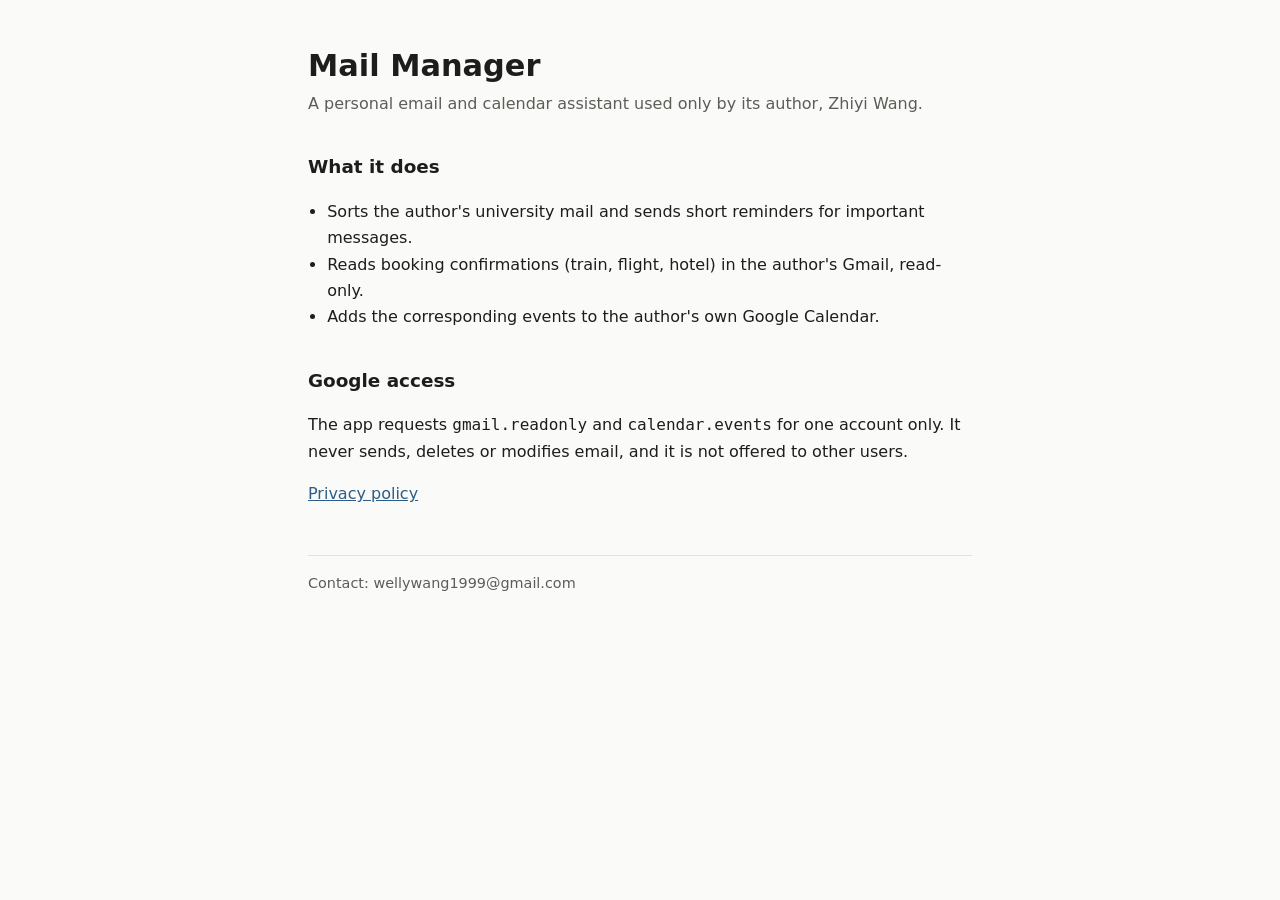
<file: index.html>
<!doctype html>
<html lang="en"><head><meta charset="utf-8"><meta name="viewport" content="width=device-width,initial-scale=1">
<title>Mail Manager</title><link rel="stylesheet" href="style.css"></head>
<body><main>
<h1>Mail Manager</h1>
<p class="lede">A personal email and calendar assistant used only by its author, Zhiyi Wang.</p>
<h2>What it does</h2>
<ul>
<li>Sorts the author's university mail and sends short reminders for important messages.</li>
<li>Reads booking confirmations (train, flight, hotel) in the author's Gmail, read-only.</li>
<li>Adds the corresponding events to the author's own Google Calendar.</li>
</ul>
<h2>Google access</h2>
<p>The app requests <code>gmail.readonly</code> and <code>calendar.events</code> for one account only. It never sends, deletes or modifies email, and it is not offered to other users.</p>
<p><a href="privacy.html">Privacy policy</a></p>
<footer>Contact: wellywang1999@gmail.com</footer>
</main></body></html>
</file>
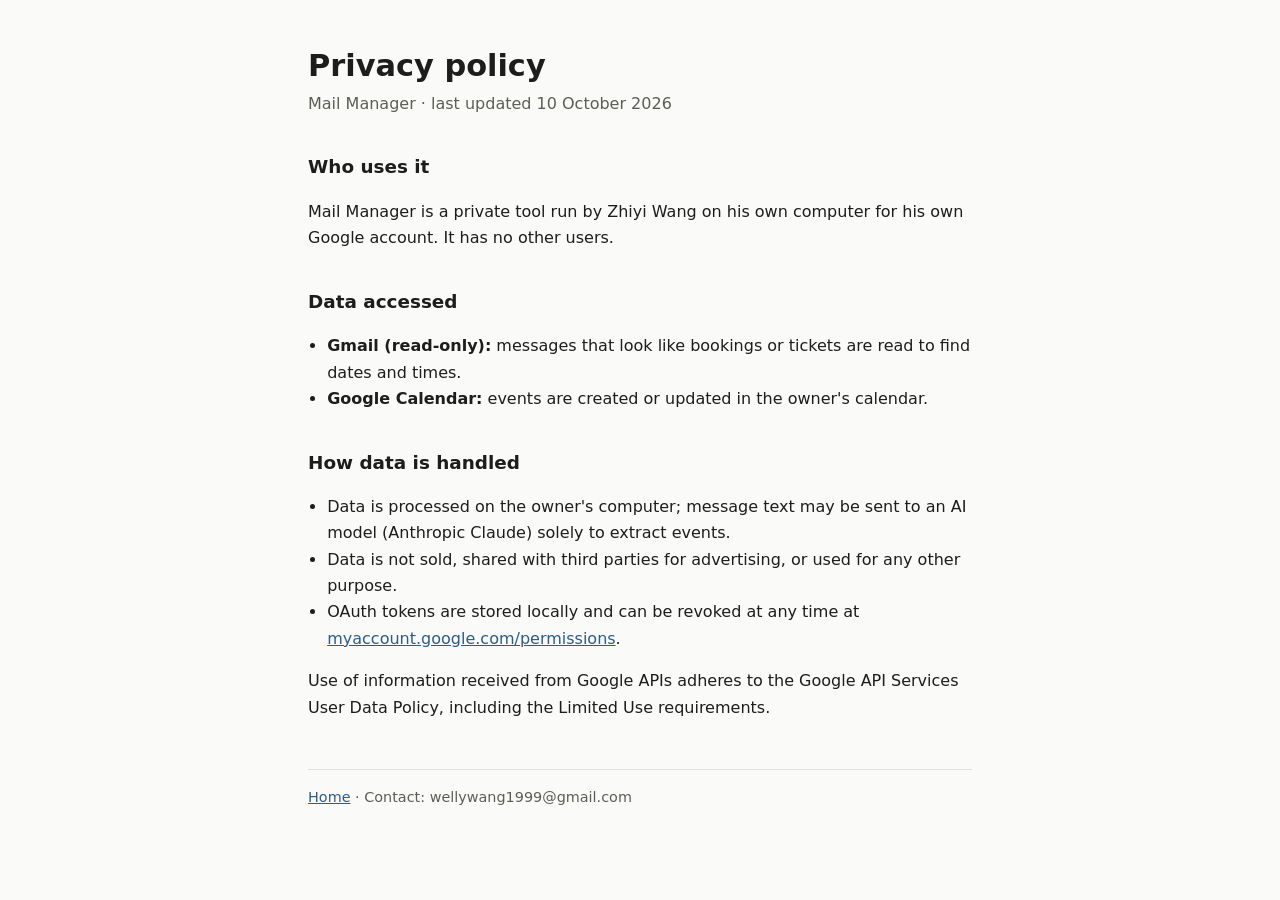
<file: privacy.html>
<!doctype html>
<html lang="en"><head><meta charset="utf-8"><meta name="viewport" content="width=device-width,initial-scale=1">
<title>Mail Manager Privacy</title><link rel="stylesheet" href="style.css"></head>
<body><main>
<h1>Privacy policy</h1>
<p class="lede">Mail Manager · last updated 10 October 2026</p>
<h2>Who uses it</h2>
<p>Mail Manager is a private tool run by Zhiyi Wang on his own computer for his own Google account. It has no other users.</p>
<h2>Data accessed</h2>
<ul>
<li><strong>Gmail (read-only):</strong> messages that look like bookings or tickets are read to find dates and times.</li>
<li><strong>Google Calendar:</strong> events are created or updated in the owner's calendar.</li>
</ul>
<h2>How data is handled</h2>
<ul>
<li>Data is processed on the owner's computer; message text may be sent to an AI model (Anthropic Claude) solely to extract events.</li>
<li>Data is not sold, shared with third parties for advertising, or used for any other purpose.</li>
<li>OAuth tokens are stored locally and can be revoked at any time at <a href="https://myaccount.google.com/permissions">myaccount.google.com/permissions</a>.</li>
</ul>
<p>Use of information received from Google APIs adheres to the Google API Services User Data Policy, including the Limited Use requirements.</p>
<footer><a href="index.html">Home</a> · Contact: wellywang1999@gmail.com</footer>
</main></body></html>
</file>
<file: style.css>
:root{--bg:#fafaf8;--fg:#1d1d1b;--muted:#5d5d58;--line:#e2e1dc;--accent:#2c5d8a;color-scheme:light}
@media (prefers-color-scheme:dark){:root{--bg:#161615;--fg:#ecebe6;--muted:#a3a29c;--line:#2f2f2c;--accent:#8db6dc;color-scheme:dark}}
*{box-sizing:border-box}body{margin:0;background:var(--bg);color:var(--fg);font:16px/1.65 system-ui,-apple-system,"Segoe UI",sans-serif}
main{max-width:44rem;margin:0 auto;padding:3rem 1.25rem 4rem}h1{font-size:1.9rem;line-height:1.2;margin:0 0 .4rem}
h2{font-size:1.15rem;margin:2.2rem 0 .5rem}p,li{color:var(--fg)}.lede{color:var(--muted);margin-top:0}
a{color:var(--accent)}ul{padding-left:1.2rem}footer{margin-top:3rem;padding-top:1rem;border-top:1px solid var(--line);color:var(--muted);font-size:.9rem}
</file>
